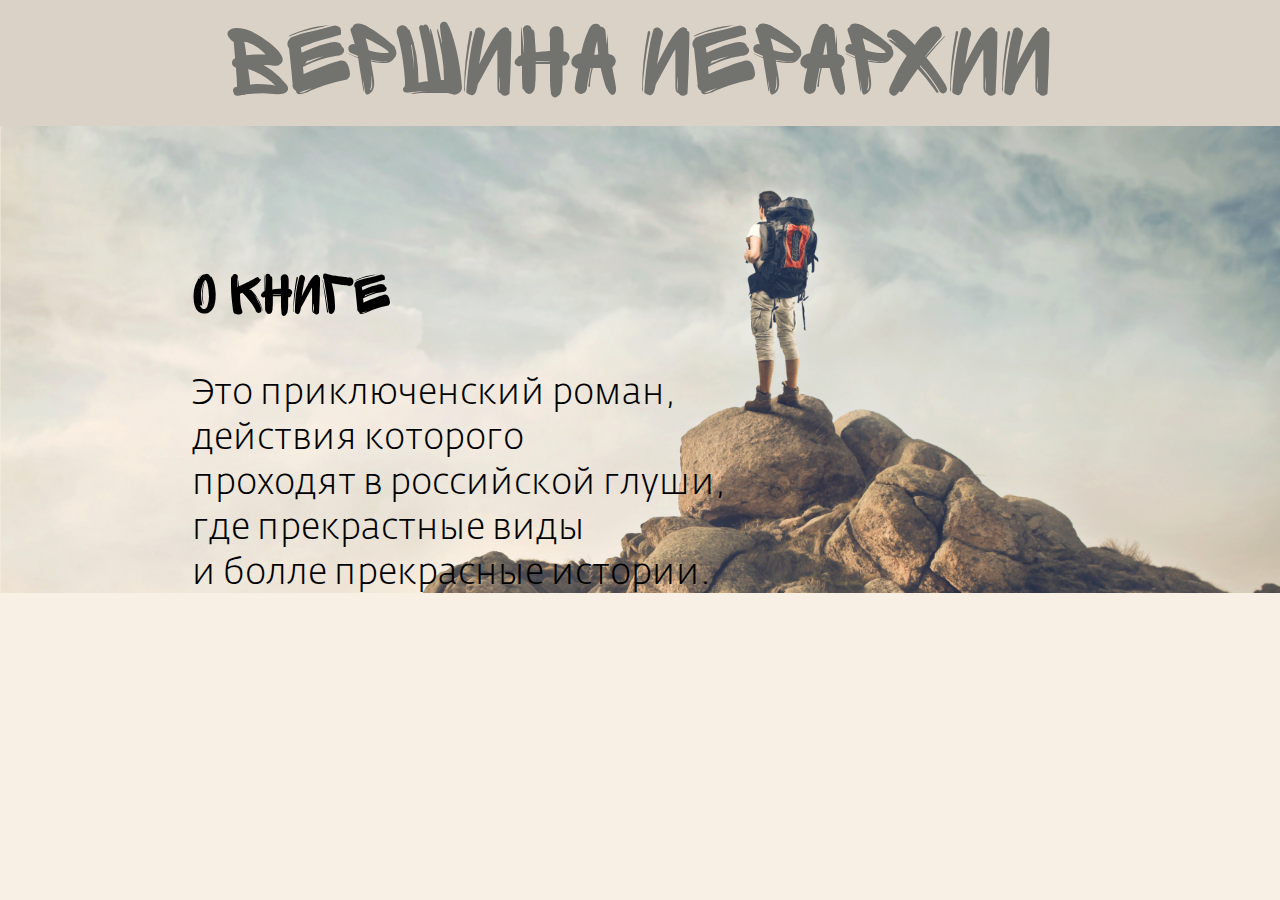
<file: index.html>
<!DOCTYPE html>
<html lang="ru">
<head>
    <meta charset="UTF-8">
    <meta http-equiv="X-UA-Compatible" content="IE=edge">
    <meta name="viewport" content="width=device-width, initial-scale=1.0">
    <title>Вершина иерархии</title>
    <link rel="stylesheet" href="style.css">
</head>

<body>
    <header>
        <a href="index.html">Вершина иерархии</a>
    </header>
    <div class="about">
        <div style="width: 100vw; padding-left: 15vw;">
            <h1>О книге<br></h1>
            <p>Это приключенский роман,<br>действия которого<br>проходят в российской глуши,<br>где прекрастные виды<br>и болле прекрасные истории.</p>
        </div>
        <div>
        </div>
    </div>
</body>
</html>
</file>
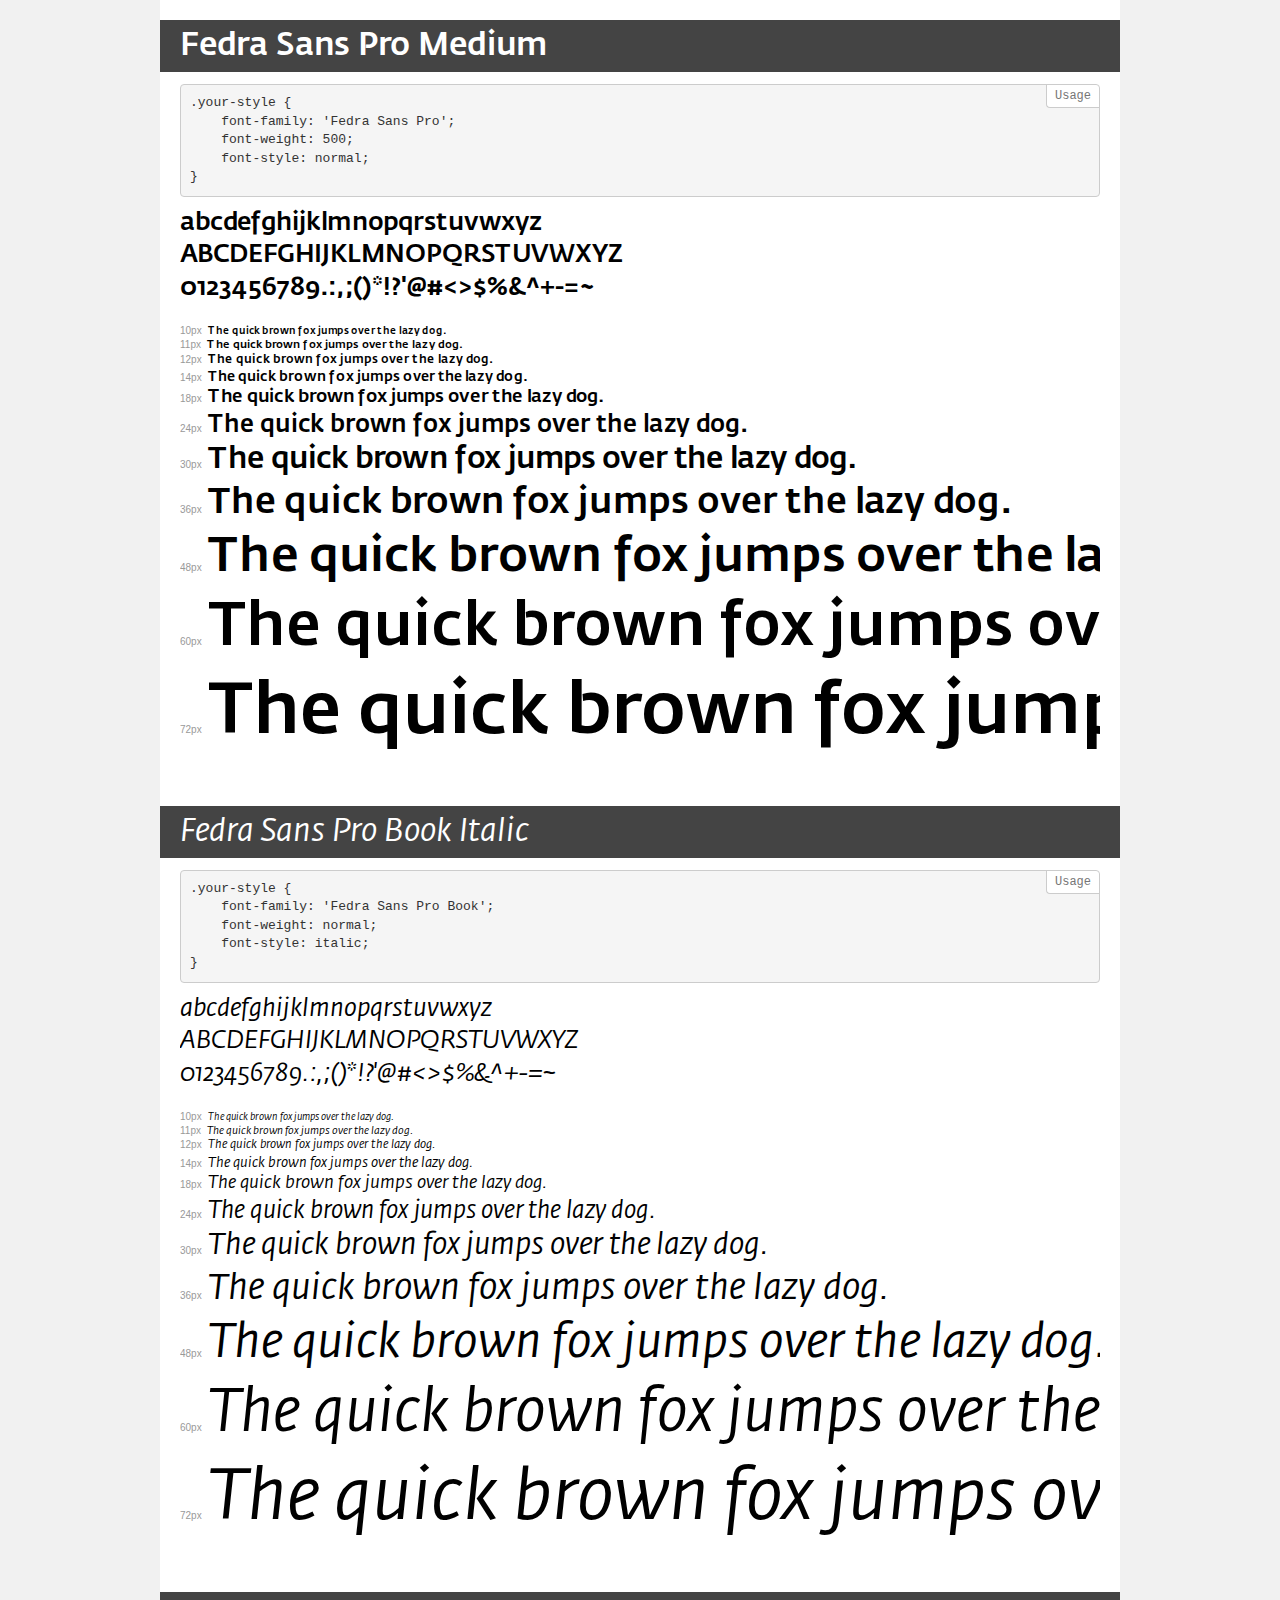
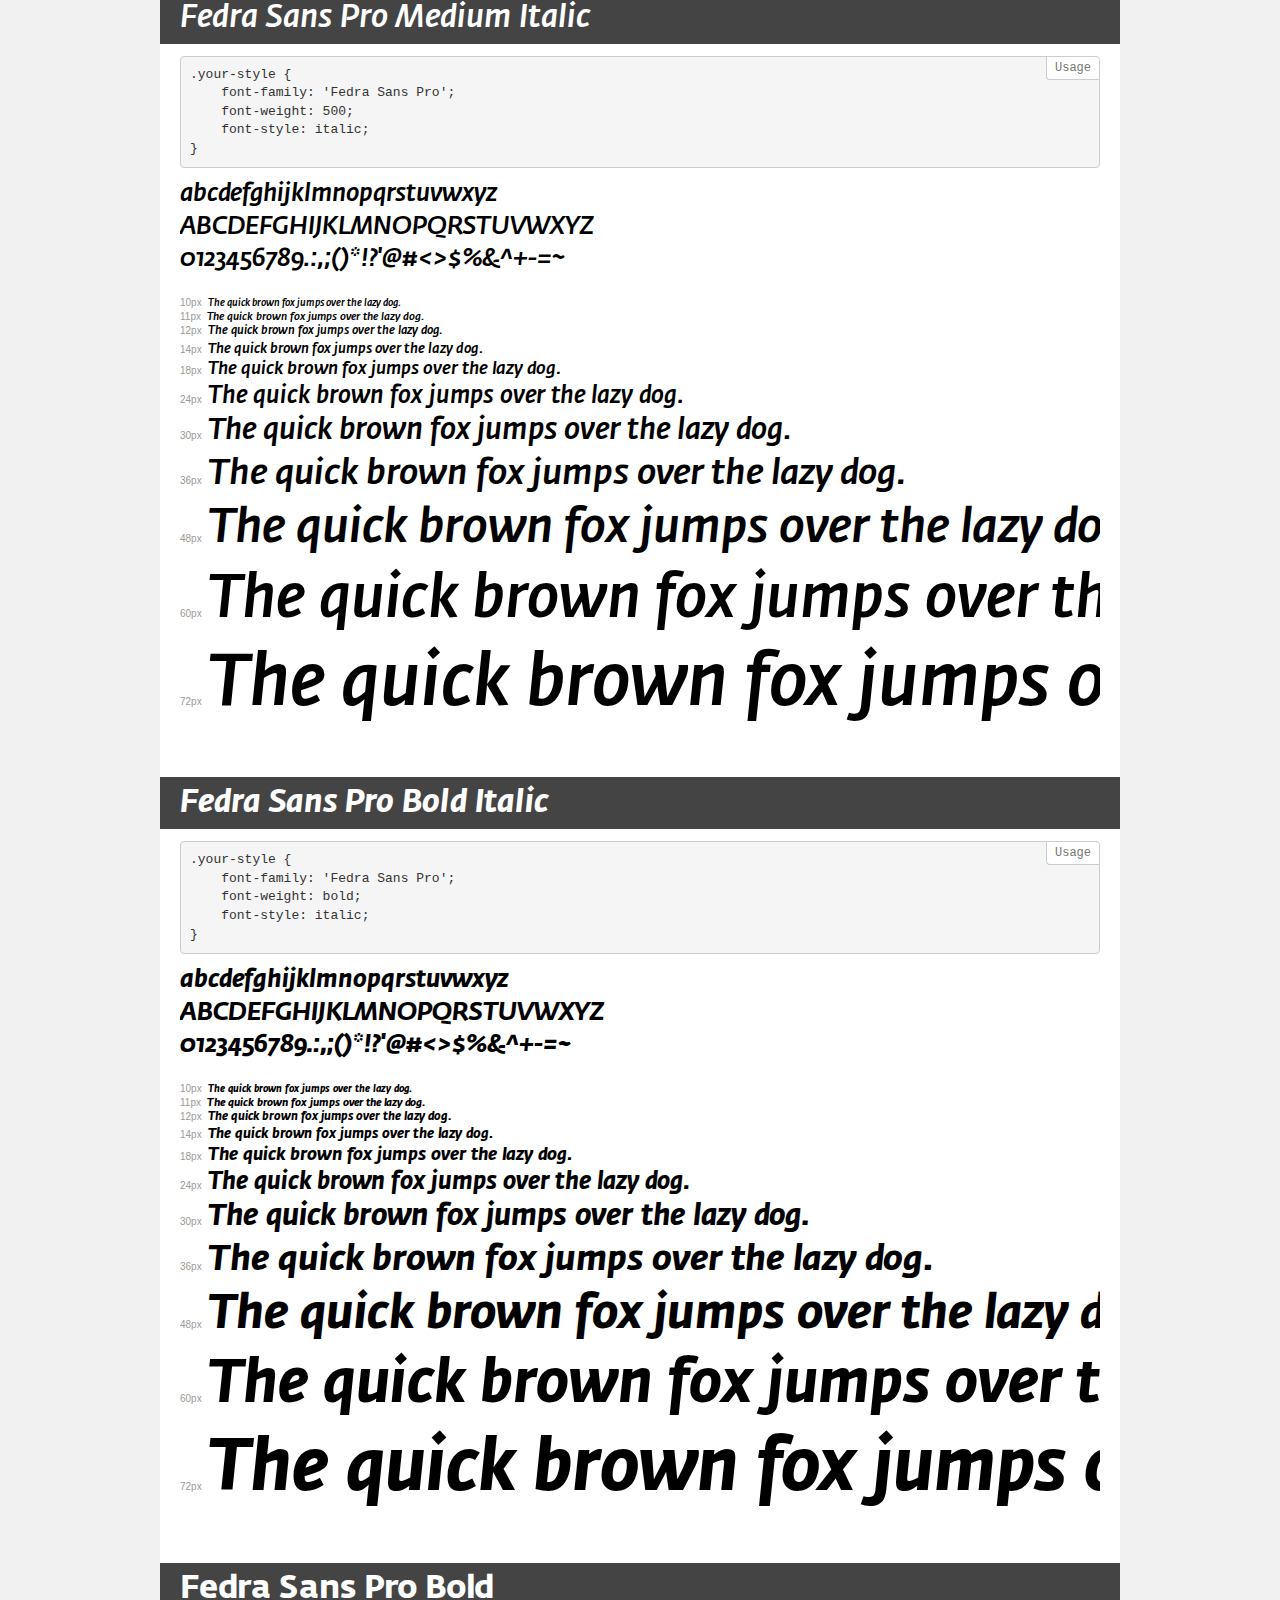
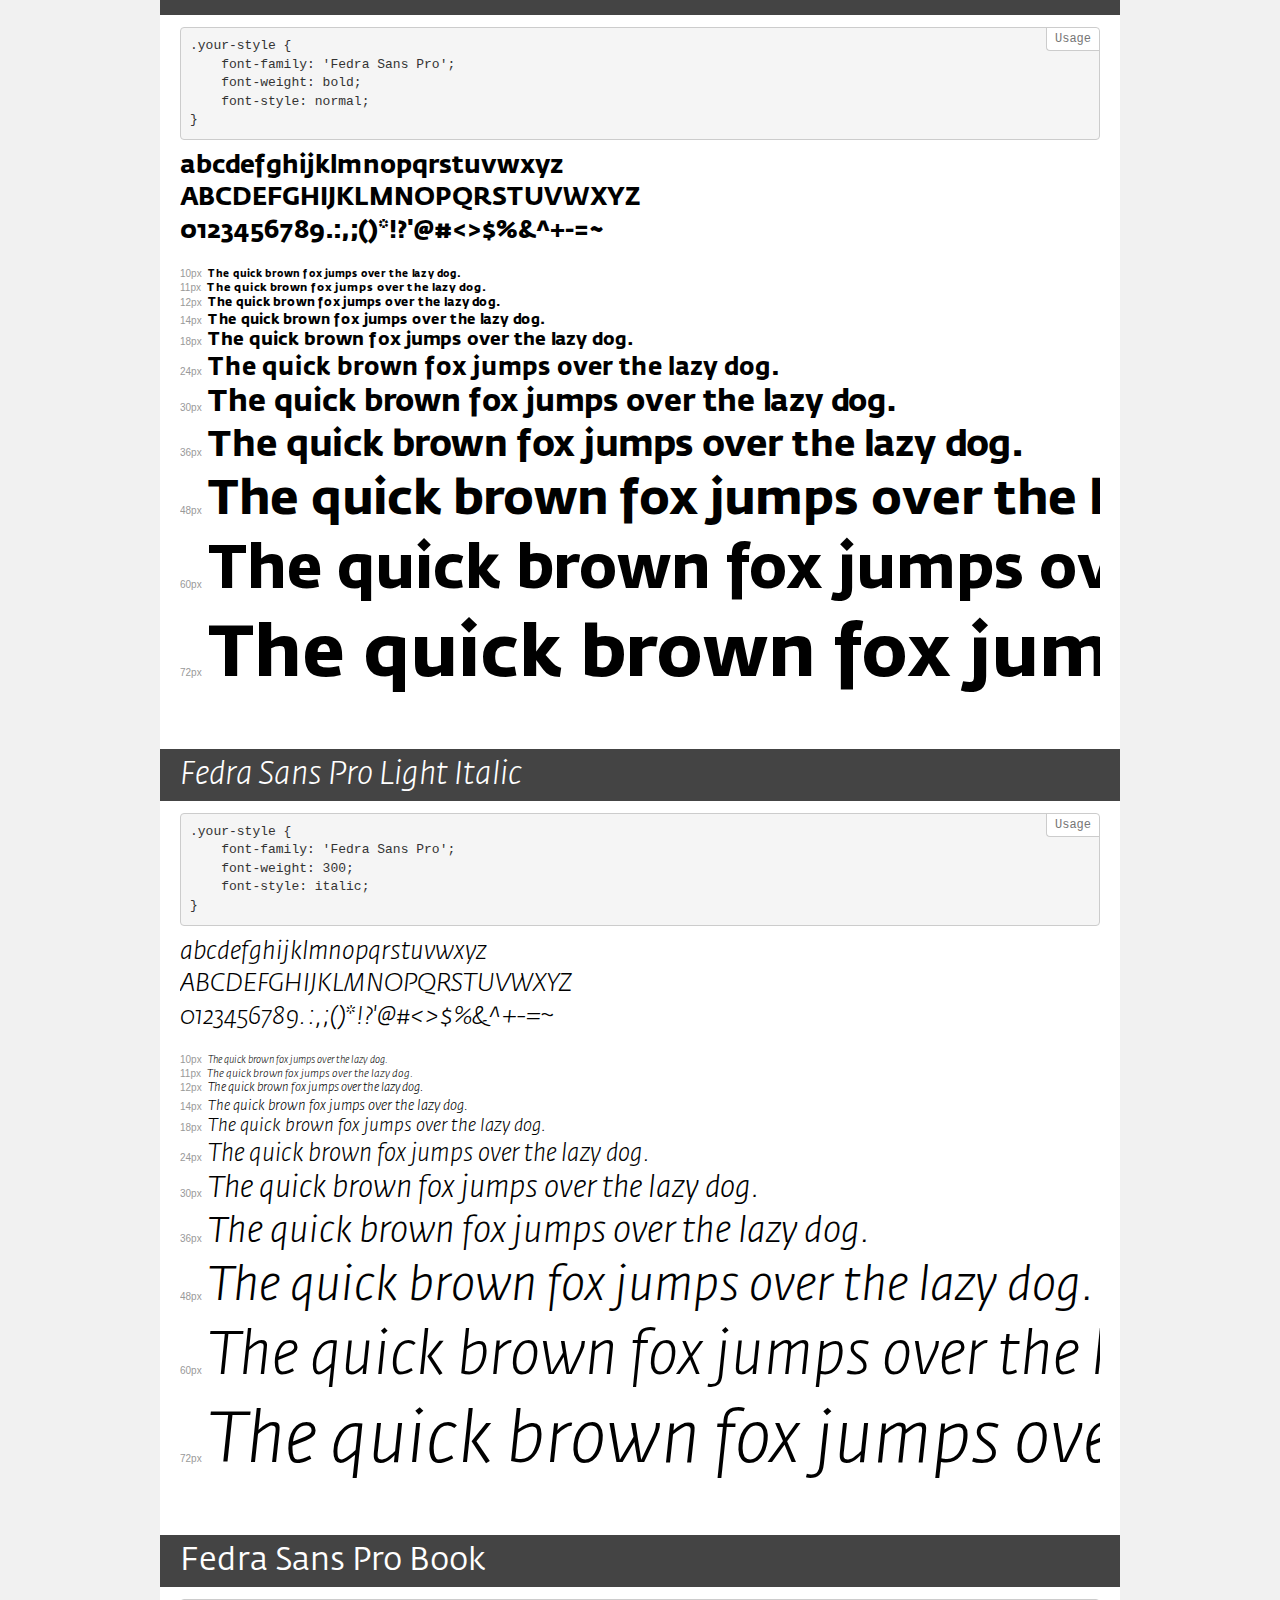
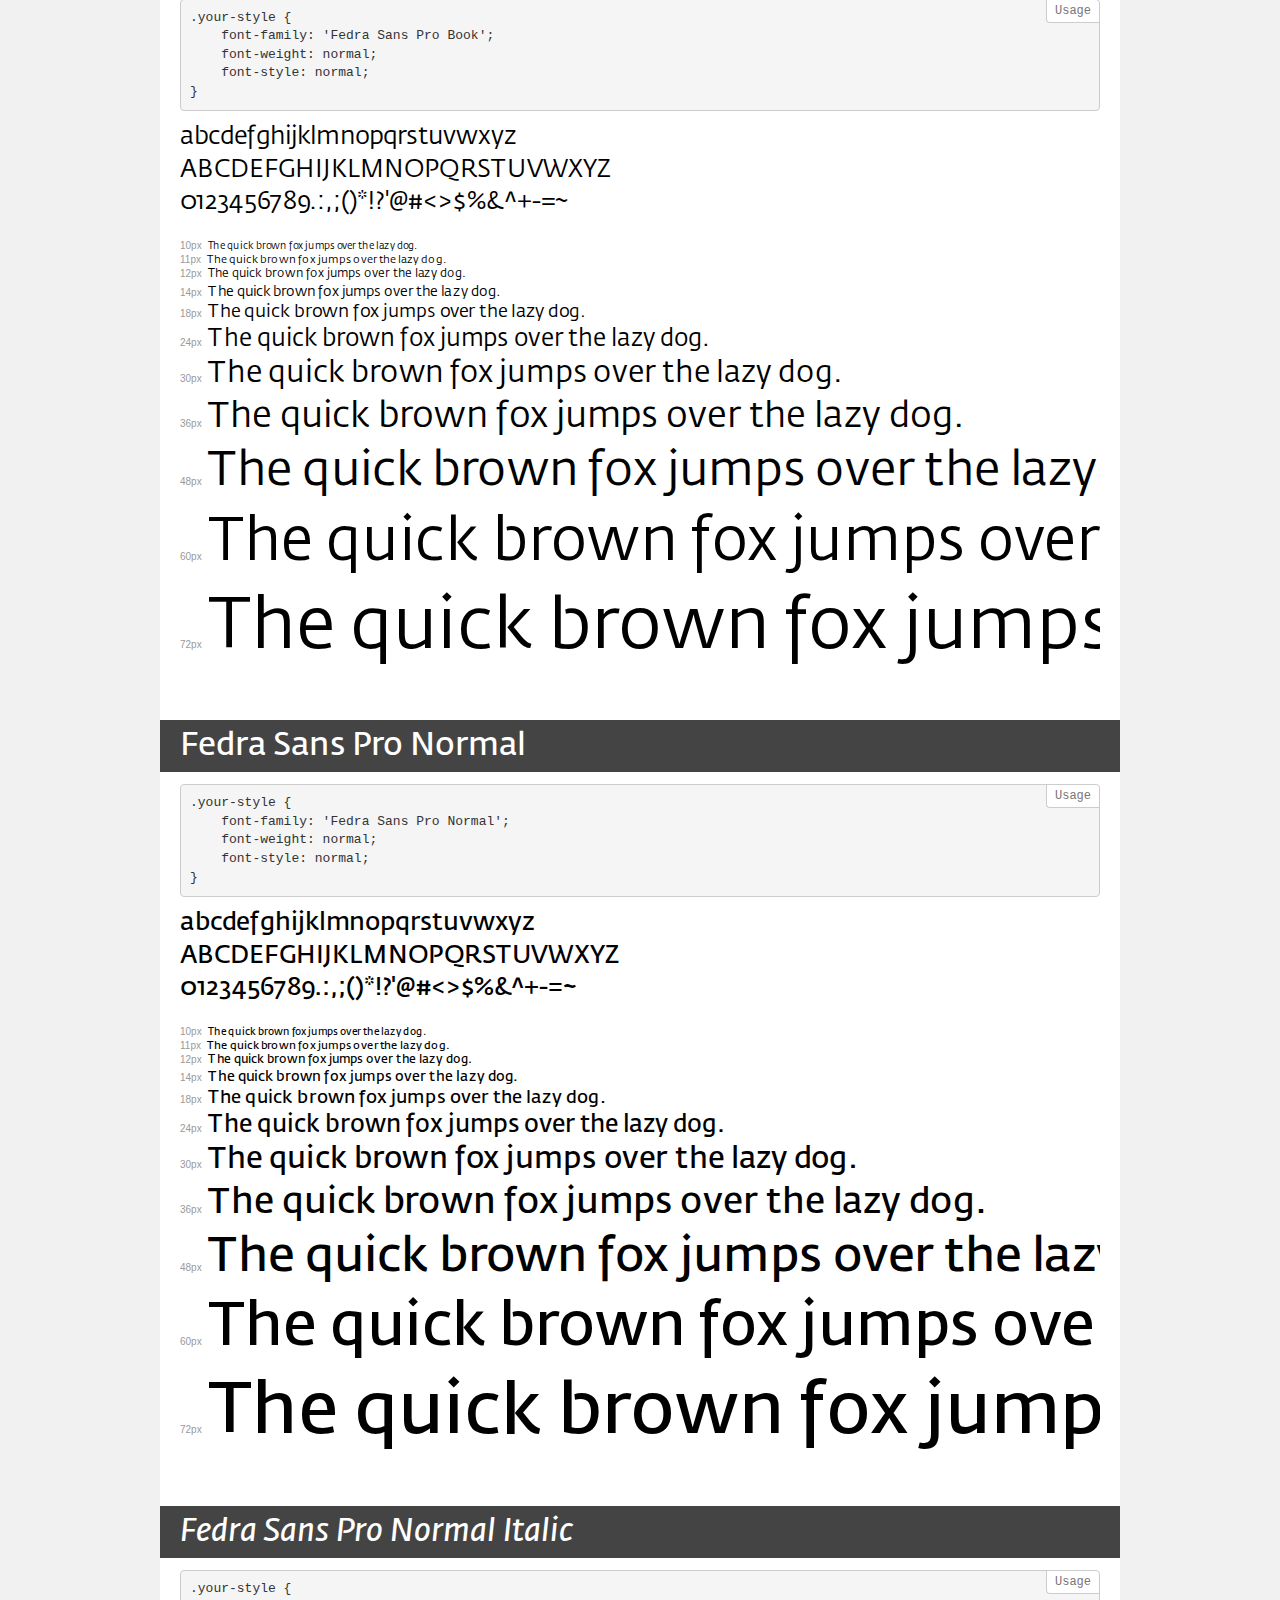
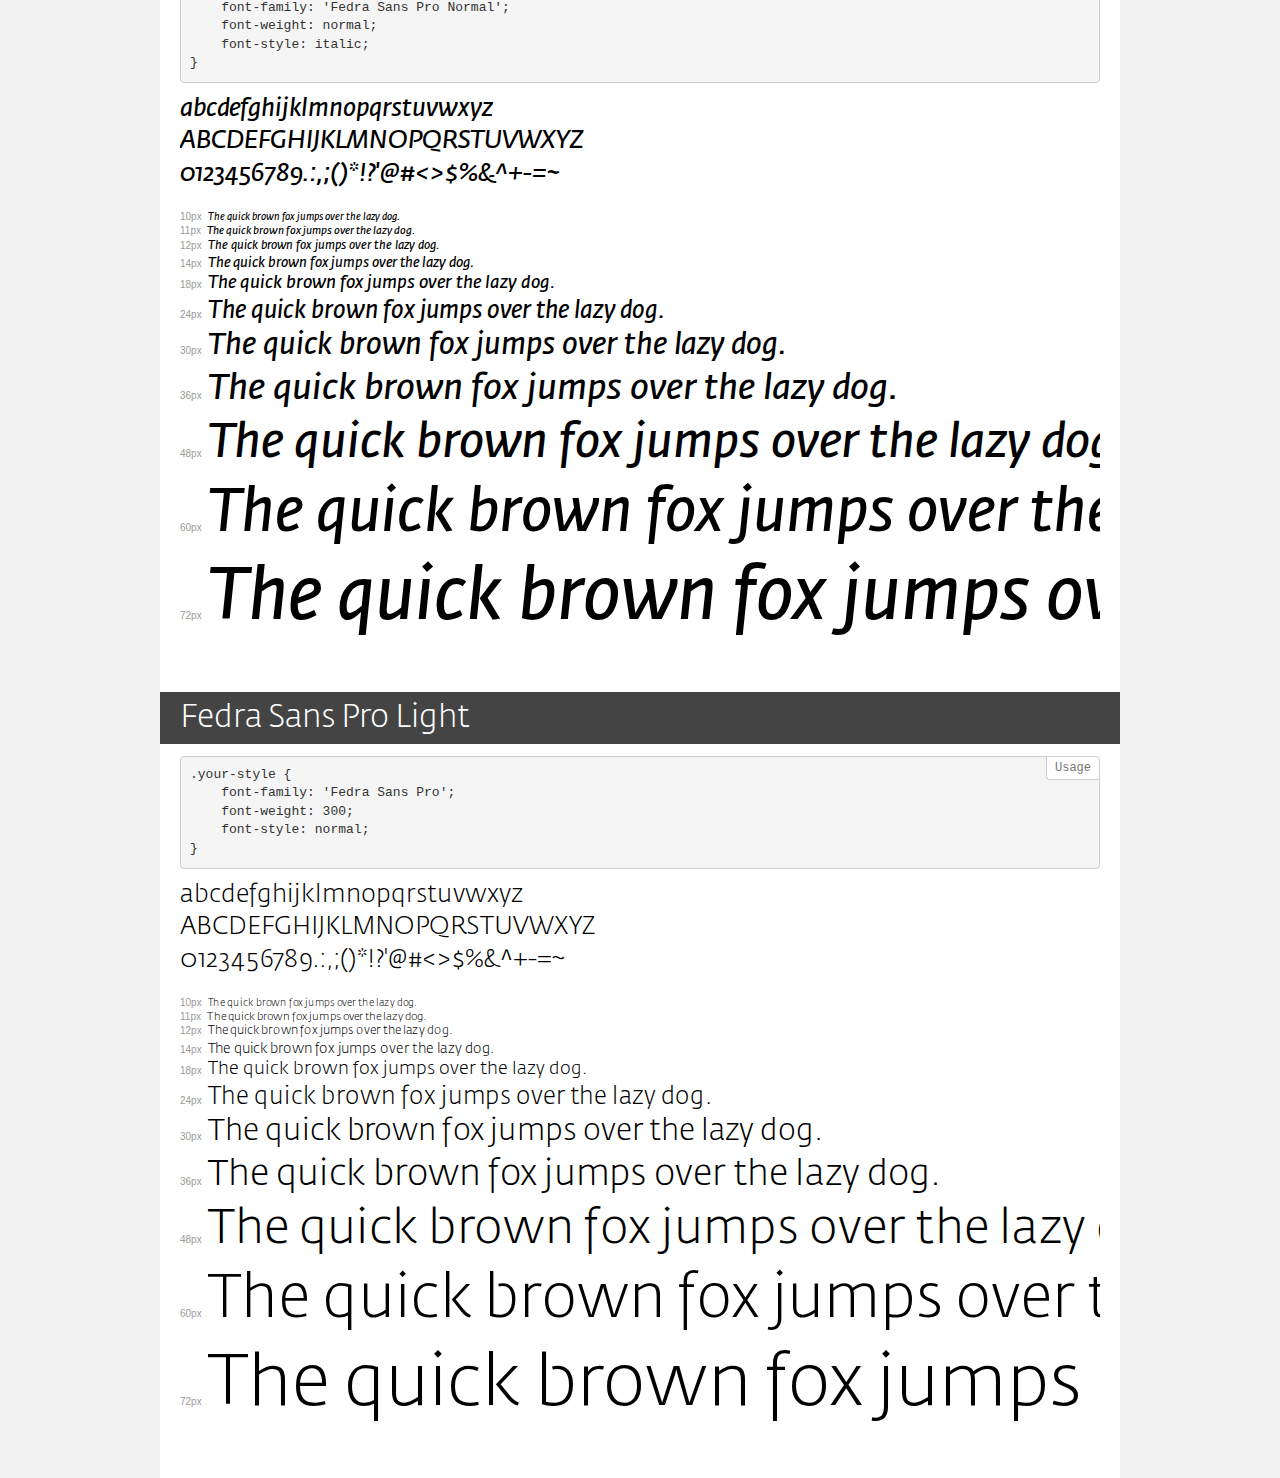
<file: fonts/FedraSans/demo.html>
<!DOCTYPE html>
<html>
<head>
    <meta charset="utf-8">
    <meta http-equiv="X-UA-Compatible" content="IE=edge">
    <meta name="viewport" content="width=device-width, initial-scale=1">
    <meta name="robots" content="noindex, noarchive">
    <meta name="format-detection" content="telephone=no">
    <title>Transfonter demo</title>
    <link href="stylesheet.css" rel="stylesheet">
    <style>
        /*
        http://meyerweb.com/eric/tools/css/reset/
        v2.0 | 20110126
        License: none (public domain)
        */
        html, body, div, span, applet, object, iframe,
        h1, h2, h3, h4, h5, h6, p, blockquote, pre,
        a, abbr, acronym, address, big, cite, code,
        del, dfn, em, img, ins, kbd, q, s, samp,
        small, strike, strong, sub, sup, tt, var,
        b, u, i, center,
        dl, dt, dd, ol, ul, li,
        fieldset, form, label, legend,
        table, caption, tbody, tfoot, thead, tr, th, td,
        article, aside, canvas, details, embed,
        figure, figcaption, footer, header, hgroup,
        menu, nav, output, ruby, section, summary,
        time, mark, audio, video {
            margin: 0;
            padding: 0;
            border: 0;
            font-size: 100%;
            font: inherit;
            vertical-align: baseline;
        }
        /* HTML5 display-role reset for older browsers */
        article, aside, details, figcaption, figure,
        footer, header, hgroup, menu, nav, section {
            display: block;
        }
        body {
            line-height: 1;
        }
        ol, ul {
            list-style: none;
        }
        blockquote, q {
            quotes: none;
        }
        blockquote:before, blockquote:after,
        q:before, q:after {
            content: '';
            content: none;
        }
        table {
            border-collapse: collapse;
            border-spacing: 0;
        }
        /* common styles */
        body {
            background: #f1f1f1;
            color: #000;
        }
        .page {
            background: #fff;
            width: 920px;
            margin: 0 auto;
            padding: 20px 20px 0 20px;
            overflow: hidden;
        }
        .font-container {
            overflow-x: auto;
            overflow-y: hidden;
            margin-bottom: 40px;
            line-height: 1.3;
            white-space: nowrap;
            padding-bottom: 5px;
        }
        h1 {
            position: relative;
            background: #444;
            font-size: 32px;
            color: #fff;
            padding: 10px 20px;
            margin: 0 -20px 12px -20px;
        }
        .letters {
            font-size: 25px;
            margin-bottom: 20px;
        }
        .s10:before {
            content: '10px';
        }
        .s11:before {
            content: '11px';
        }
        .s12:before {
            content: '12px';
        }
        .s14:before {
            content: '14px';
        }
        .s18:before {
            content: '18px';
        }
        .s24:before {
            content: '24px';
        }
        .s30:before {
            content: '30px';
        }
        .s36:before {
            content: '36px';
        }
        .s48:before {
            content: '48px';
        }
        .s60:before {
            content: '60px';
        }
        .s72:before {
            content: '72px';
        }
        .s10:before, .s11:before, .s12:before, .s14:before,
        .s18:before, .s24:before, .s30:before, .s36:before,
        .s48:before, .s60:before, .s72:before {
            font-family: Arial, sans-serif;
            font-size: 10px;
            font-weight: normal;
            font-style: normal;
            color: #999;
            padding-right: 6px;
        }
        pre {
            display: block;
            position: relative;
            padding: 9px;
            margin: 0 0 10px;
            font-family: Monaco, Menlo, Consolas, "Courier New", monospace !important;
            font-size: 13px;
            line-height: 1.428571429;
            color: #333;
            font-weight: normal !important;
            font-style: normal !important;
            background-color: #f5f5f5;
            border: 1px solid #ccc;
            overflow-x: auto;
            border-radius: 4px;
        }
        pre:after {
            display: block;
            position: absolute;
            right: 0;
            top: 0;
            content: 'Usage';
            line-height: 1;
            padding: 5px 8px;
            font-size: 12px;
            color: #767676;
            background-color: #fff;
            border: 1px solid #ccc;
            border-right: none;
            border-top: none;
            border-radius: 0 4px 0 4px;
            z-index: 10;
        }
        /* responsive */
        @media (max-width: 959px) {
            .page {
                width: auto;
                margin: 0;
            }
        }
    </style>
</head>
<body>
<div class="page">
    <div class="demo" style="font-family: 'Fedra Sans Pro'; font-weight: 500; font-style: normal;">
        <h1>Fedra Sans Pro Medium</h1>
        <pre>.your-style {
    font-family: 'Fedra Sans Pro';
    font-weight: 500;
    font-style: normal;
}</pre>
        <div class="font-container">
            <p class="letters">
                abcdefghijklmnopqrstuvwxyz<br>
ABCDEFGHIJKLMNOPQRSTUVWXYZ<br>
                0123456789.:,;()*!?'@#<>$%&^+-=~
            </p>
            <p class="s10" style="font-size: 10px;">The quick brown fox jumps over the lazy dog.</p>
            <p class="s11" style="font-size: 11px;">The quick brown fox jumps over the lazy dog.</p>
            <p class="s12" style="font-size: 12px;">The quick brown fox jumps over the lazy dog.</p>
            <p class="s14" style="font-size: 14px;">The quick brown fox jumps over the lazy dog.</p>
            <p class="s18" style="font-size: 18px;">The quick brown fox jumps over the lazy dog.</p>
            <p class="s24" style="font-size: 24px;">The quick brown fox jumps over the lazy dog.</p>
            <p class="s30" style="font-size: 30px;">The quick brown fox jumps over the lazy dog.</p>
            <p class="s36" style="font-size: 36px;">The quick brown fox jumps over the lazy dog.</p>
            <p class="s48" style="font-size: 48px;">The quick brown fox jumps over the lazy dog.</p>
            <p class="s60" style="font-size: 60px;">The quick brown fox jumps over the lazy dog.</p>
            <p class="s72" style="font-size: 72px;">The quick brown fox jumps over the lazy dog.</p>
        </div>
    </div>
    <div class="demo" style="font-family: 'Fedra Sans Pro Book'; font-weight: normal; font-style: italic;">
        <h1>Fedra Sans Pro Book Italic</h1>
        <pre>.your-style {
    font-family: 'Fedra Sans Pro Book';
    font-weight: normal;
    font-style: italic;
}</pre>
        <div class="font-container">
            <p class="letters">
                abcdefghijklmnopqrstuvwxyz<br>
ABCDEFGHIJKLMNOPQRSTUVWXYZ<br>
                0123456789.:,;()*!?'@#<>$%&^+-=~
            </p>
            <p class="s10" style="font-size: 10px;">The quick brown fox jumps over the lazy dog.</p>
            <p class="s11" style="font-size: 11px;">The quick brown fox jumps over the lazy dog.</p>
            <p class="s12" style="font-size: 12px;">The quick brown fox jumps over the lazy dog.</p>
            <p class="s14" style="font-size: 14px;">The quick brown fox jumps over the lazy dog.</p>
            <p class="s18" style="font-size: 18px;">The quick brown fox jumps over the lazy dog.</p>
            <p class="s24" style="font-size: 24px;">The quick brown fox jumps over the lazy dog.</p>
            <p class="s30" style="font-size: 30px;">The quick brown fox jumps over the lazy dog.</p>
            <p class="s36" style="font-size: 36px;">The quick brown fox jumps over the lazy dog.</p>
            <p class="s48" style="font-size: 48px;">The quick brown fox jumps over the lazy dog.</p>
            <p class="s60" style="font-size: 60px;">The quick brown fox jumps over the lazy dog.</p>
            <p class="s72" style="font-size: 72px;">The quick brown fox jumps over the lazy dog.</p>
        </div>
    </div>
    <div class="demo" style="font-family: 'Fedra Sans Pro'; font-weight: 500; font-style: italic;">
        <h1>Fedra Sans Pro Medium Italic</h1>
        <pre>.your-style {
    font-family: 'Fedra Sans Pro';
    font-weight: 500;
    font-style: italic;
}</pre>
        <div class="font-container">
            <p class="letters">
                abcdefghijklmnopqrstuvwxyz<br>
ABCDEFGHIJKLMNOPQRSTUVWXYZ<br>
                0123456789.:,;()*!?'@#<>$%&^+-=~
            </p>
            <p class="s10" style="font-size: 10px;">The quick brown fox jumps over the lazy dog.</p>
            <p class="s11" style="font-size: 11px;">The quick brown fox jumps over the lazy dog.</p>
            <p class="s12" style="font-size: 12px;">The quick brown fox jumps over the lazy dog.</p>
            <p class="s14" style="font-size: 14px;">The quick brown fox jumps over the lazy dog.</p>
            <p class="s18" style="font-size: 18px;">The quick brown fox jumps over the lazy dog.</p>
            <p class="s24" style="font-size: 24px;">The quick brown fox jumps over the lazy dog.</p>
            <p class="s30" style="font-size: 30px;">The quick brown fox jumps over the lazy dog.</p>
            <p class="s36" style="font-size: 36px;">The quick brown fox jumps over the lazy dog.</p>
            <p class="s48" style="font-size: 48px;">The quick brown fox jumps over the lazy dog.</p>
            <p class="s60" style="font-size: 60px;">The quick brown fox jumps over the lazy dog.</p>
            <p class="s72" style="font-size: 72px;">The quick brown fox jumps over the lazy dog.</p>
        </div>
    </div>
    <div class="demo" style="font-family: 'Fedra Sans Pro'; font-weight: bold; font-style: italic;">
        <h1>Fedra Sans Pro Bold Italic</h1>
        <pre>.your-style {
    font-family: 'Fedra Sans Pro';
    font-weight: bold;
    font-style: italic;
}</pre>
        <div class="font-container">
            <p class="letters">
                abcdefghijklmnopqrstuvwxyz<br>
ABCDEFGHIJKLMNOPQRSTUVWXYZ<br>
                0123456789.:,;()*!?'@#<>$%&^+-=~
            </p>
            <p class="s10" style="font-size: 10px;">The quick brown fox jumps over the lazy dog.</p>
            <p class="s11" style="font-size: 11px;">The quick brown fox jumps over the lazy dog.</p>
            <p class="s12" style="font-size: 12px;">The quick brown fox jumps over the lazy dog.</p>
            <p class="s14" style="font-size: 14px;">The quick brown fox jumps over the lazy dog.</p>
            <p class="s18" style="font-size: 18px;">The quick brown fox jumps over the lazy dog.</p>
            <p class="s24" style="font-size: 24px;">The quick brown fox jumps over the lazy dog.</p>
            <p class="s30" style="font-size: 30px;">The quick brown fox jumps over the lazy dog.</p>
            <p class="s36" style="font-size: 36px;">The quick brown fox jumps over the lazy dog.</p>
            <p class="s48" style="font-size: 48px;">The quick brown fox jumps over the lazy dog.</p>
            <p class="s60" style="font-size: 60px;">The quick brown fox jumps over the lazy dog.</p>
            <p class="s72" style="font-size: 72px;">The quick brown fox jumps over the lazy dog.</p>
        </div>
    </div>
    <div class="demo" style="font-family: 'Fedra Sans Pro'; font-weight: bold; font-style: normal;">
        <h1>Fedra Sans Pro Bold</h1>
        <pre>.your-style {
    font-family: 'Fedra Sans Pro';
    font-weight: bold;
    font-style: normal;
}</pre>
        <div class="font-container">
            <p class="letters">
                abcdefghijklmnopqrstuvwxyz<br>
ABCDEFGHIJKLMNOPQRSTUVWXYZ<br>
                0123456789.:,;()*!?'@#<>$%&^+-=~
            </p>
            <p class="s10" style="font-size: 10px;">The quick brown fox jumps over the lazy dog.</p>
            <p class="s11" style="font-size: 11px;">The quick brown fox jumps over the lazy dog.</p>
            <p class="s12" style="font-size: 12px;">The quick brown fox jumps over the lazy dog.</p>
            <p class="s14" style="font-size: 14px;">The quick brown fox jumps over the lazy dog.</p>
            <p class="s18" style="font-size: 18px;">The quick brown fox jumps over the lazy dog.</p>
            <p class="s24" style="font-size: 24px;">The quick brown fox jumps over the lazy dog.</p>
            <p class="s30" style="font-size: 30px;">The quick brown fox jumps over the lazy dog.</p>
            <p class="s36" style="font-size: 36px;">The quick brown fox jumps over the lazy dog.</p>
            <p class="s48" style="font-size: 48px;">The quick brown fox jumps over the lazy dog.</p>
            <p class="s60" style="font-size: 60px;">The quick brown fox jumps over the lazy dog.</p>
            <p class="s72" style="font-size: 72px;">The quick brown fox jumps over the lazy dog.</p>
        </div>
    </div>
    <div class="demo" style="font-family: 'Fedra Sans Pro'; font-weight: 300; font-style: italic;">
        <h1>Fedra Sans Pro Light Italic</h1>
        <pre>.your-style {
    font-family: 'Fedra Sans Pro';
    font-weight: 300;
    font-style: italic;
}</pre>
        <div class="font-container">
            <p class="letters">
                abcdefghijklmnopqrstuvwxyz<br>
ABCDEFGHIJKLMNOPQRSTUVWXYZ<br>
                0123456789.:,;()*!?'@#<>$%&^+-=~
            </p>
            <p class="s10" style="font-size: 10px;">The quick brown fox jumps over the lazy dog.</p>
            <p class="s11" style="font-size: 11px;">The quick brown fox jumps over the lazy dog.</p>
            <p class="s12" style="font-size: 12px;">The quick brown fox jumps over the lazy dog.</p>
            <p class="s14" style="font-size: 14px;">The quick brown fox jumps over the lazy dog.</p>
            <p class="s18" style="font-size: 18px;">The quick brown fox jumps over the lazy dog.</p>
            <p class="s24" style="font-size: 24px;">The quick brown fox jumps over the lazy dog.</p>
            <p class="s30" style="font-size: 30px;">The quick brown fox jumps over the lazy dog.</p>
            <p class="s36" style="font-size: 36px;">The quick brown fox jumps over the lazy dog.</p>
            <p class="s48" style="font-size: 48px;">The quick brown fox jumps over the lazy dog.</p>
            <p class="s60" style="font-size: 60px;">The quick brown fox jumps over the lazy dog.</p>
            <p class="s72" style="font-size: 72px;">The quick brown fox jumps over the lazy dog.</p>
        </div>
    </div>
    <div class="demo" style="font-family: 'Fedra Sans Pro Book'; font-weight: normal; font-style: normal;">
        <h1>Fedra Sans Pro Book</h1>
        <pre>.your-style {
    font-family: 'Fedra Sans Pro Book';
    font-weight: normal;
    font-style: normal;
}</pre>
        <div class="font-container">
            <p class="letters">
                abcdefghijklmnopqrstuvwxyz<br>
ABCDEFGHIJKLMNOPQRSTUVWXYZ<br>
                0123456789.:,;()*!?'@#<>$%&^+-=~
            </p>
            <p class="s10" style="font-size: 10px;">The quick brown fox jumps over the lazy dog.</p>
            <p class="s11" style="font-size: 11px;">The quick brown fox jumps over the lazy dog.</p>
            <p class="s12" style="font-size: 12px;">The quick brown fox jumps over the lazy dog.</p>
            <p class="s14" style="font-size: 14px;">The quick brown fox jumps over the lazy dog.</p>
            <p class="s18" style="font-size: 18px;">The quick brown fox jumps over the lazy dog.</p>
            <p class="s24" style="font-size: 24px;">The quick brown fox jumps over the lazy dog.</p>
            <p class="s30" style="font-size: 30px;">The quick brown fox jumps over the lazy dog.</p>
            <p class="s36" style="font-size: 36px;">The quick brown fox jumps over the lazy dog.</p>
            <p class="s48" style="font-size: 48px;">The quick brown fox jumps over the lazy dog.</p>
            <p class="s60" style="font-size: 60px;">The quick brown fox jumps over the lazy dog.</p>
            <p class="s72" style="font-size: 72px;">The quick brown fox jumps over the lazy dog.</p>
        </div>
    </div>
    <div class="demo" style="font-family: 'Fedra Sans Pro Normal'; font-weight: normal; font-style: normal;">
        <h1>Fedra Sans Pro Normal</h1>
        <pre>.your-style {
    font-family: 'Fedra Sans Pro Normal';
    font-weight: normal;
    font-style: normal;
}</pre>
        <div class="font-container">
            <p class="letters">
                abcdefghijklmnopqrstuvwxyz<br>
ABCDEFGHIJKLMNOPQRSTUVWXYZ<br>
                0123456789.:,;()*!?'@#<>$%&^+-=~
            </p>
            <p class="s10" style="font-size: 10px;">The quick brown fox jumps over the lazy dog.</p>
            <p class="s11" style="font-size: 11px;">The quick brown fox jumps over the lazy dog.</p>
            <p class="s12" style="font-size: 12px;">The quick brown fox jumps over the lazy dog.</p>
            <p class="s14" style="font-size: 14px;">The quick brown fox jumps over the lazy dog.</p>
            <p class="s18" style="font-size: 18px;">The quick brown fox jumps over the lazy dog.</p>
            <p class="s24" style="font-size: 24px;">The quick brown fox jumps over the lazy dog.</p>
            <p class="s30" style="font-size: 30px;">The quick brown fox jumps over the lazy dog.</p>
            <p class="s36" style="font-size: 36px;">The quick brown fox jumps over the lazy dog.</p>
            <p class="s48" style="font-size: 48px;">The quick brown fox jumps over the lazy dog.</p>
            <p class="s60" style="font-size: 60px;">The quick brown fox jumps over the lazy dog.</p>
            <p class="s72" style="font-size: 72px;">The quick brown fox jumps over the lazy dog.</p>
        </div>
    </div>
    <div class="demo" style="font-family: 'Fedra Sans Pro Normal'; font-weight: normal; font-style: italic;">
        <h1>Fedra Sans Pro Normal Italic</h1>
        <pre>.your-style {
    font-family: 'Fedra Sans Pro Normal';
    font-weight: normal;
    font-style: italic;
}</pre>
        <div class="font-container">
            <p class="letters">
                abcdefghijklmnopqrstuvwxyz<br>
ABCDEFGHIJKLMNOPQRSTUVWXYZ<br>
                0123456789.:,;()*!?'@#<>$%&^+-=~
            </p>
            <p class="s10" style="font-size: 10px;">The quick brown fox jumps over the lazy dog.</p>
            <p class="s11" style="font-size: 11px;">The quick brown fox jumps over the lazy dog.</p>
            <p class="s12" style="font-size: 12px;">The quick brown fox jumps over the lazy dog.</p>
            <p class="s14" style="font-size: 14px;">The quick brown fox jumps over the lazy dog.</p>
            <p class="s18" style="font-size: 18px;">The quick brown fox jumps over the lazy dog.</p>
            <p class="s24" style="font-size: 24px;">The quick brown fox jumps over the lazy dog.</p>
            <p class="s30" style="font-size: 30px;">The quick brown fox jumps over the lazy dog.</p>
            <p class="s36" style="font-size: 36px;">The quick brown fox jumps over the lazy dog.</p>
            <p class="s48" style="font-size: 48px;">The quick brown fox jumps over the lazy dog.</p>
            <p class="s60" style="font-size: 60px;">The quick brown fox jumps over the lazy dog.</p>
            <p class="s72" style="font-size: 72px;">The quick brown fox jumps over the lazy dog.</p>
        </div>
    </div>
    <div class="demo" style="font-family: 'Fedra Sans Pro'; font-weight: 300; font-style: normal;">
        <h1>Fedra Sans Pro Light</h1>
        <pre>.your-style {
    font-family: 'Fedra Sans Pro';
    font-weight: 300;
    font-style: normal;
}</pre>
        <div class="font-container">
            <p class="letters">
                abcdefghijklmnopqrstuvwxyz<br>
ABCDEFGHIJKLMNOPQRSTUVWXYZ<br>
                0123456789.:,;()*!?'@#<>$%&^+-=~
            </p>
            <p class="s10" style="font-size: 10px;">The quick brown fox jumps over the lazy dog.</p>
            <p class="s11" style="font-size: 11px;">The quick brown fox jumps over the lazy dog.</p>
            <p class="s12" style="font-size: 12px;">The quick brown fox jumps over the lazy dog.</p>
            <p class="s14" style="font-size: 14px;">The quick brown fox jumps over the lazy dog.</p>
            <p class="s18" style="font-size: 18px;">The quick brown fox jumps over the lazy dog.</p>
            <p class="s24" style="font-size: 24px;">The quick brown fox jumps over the lazy dog.</p>
            <p class="s30" style="font-size: 30px;">The quick brown fox jumps over the lazy dog.</p>
            <p class="s36" style="font-size: 36px;">The quick brown fox jumps over the lazy dog.</p>
            <p class="s48" style="font-size: 48px;">The quick brown fox jumps over the lazy dog.</p>
            <p class="s60" style="font-size: 60px;">The quick brown fox jumps over the lazy dog.</p>
            <p class="s72" style="font-size: 72px;">The quick brown fox jumps over the lazy dog.</p>
        </div>
    </div>
</div>
</body>
</html>
</file>
<file: style.css>
@import url("fonts\\SpriteGraffiti\\style.css");
@import url("fonts\\FedraSans\\stylesheet.css");

body{
   background-color: rgba(221, 180, 121, .2);
   margin: 0;
}
header{
	background: #DAD2C6;
    margin: 0;
    display: flex;
    align-items: center;
    justify-content: center;
    text-align: center;
}

header a{
    color: #72726E;
    text-align: center;
    font-family: 'Sprite Graffiti';
    font-style: normal;
    font-weight: 400;
    font-size: 105px;
    text-decoration: none;
    -moz-user-select: none;
    -khtml-user-select: none;
    -webkit-user-select: none;
    user-select: none;
}

header a:active{
    color: #72726E;
    opacity: .8 ;
}

.about{
    background-image: url("img/game.jpg");
    background-size: contain;
    background-repeat: no-repeat;
    font-family: 'Fedra Sans Pro';
    font-weight: 300;
    font-style: normal;
    font-size: 36px;
    margin: 0;
    display: flex;
    width: 100%;
    height: 600px;
    align-items: center;
}

.about h1{
    font-family: 'Sprite Graffiti';
    font-style: normal;
    font-weight: 400;
    font-size: 60px;
}

@media (max-width: 850px){
    header a{
        font-size: 50px;
    }
    .about h1{
        font-size: 30px;
    }
    .about{
        padding-left: 0;
        height: 350px;
        font-size: 18px;
    }
}
</file>
<file: fonts/FedraSans/stylesheet.css>
@font-face {
    font-family: 'Fedra Sans Pro';
    src: url('FedraSansPro-Medium.eot');
    src: local('Fedra Sans Pro Medium'), local('FedraSansPro-Medium'),
        url('FedraSansPro-Medium.eot?#iefix') format('embedded-opentype'),
        url('FedraSansPro-Medium.woff2') format('woff2'),
        url('FedraSansPro-Medium.woff') format('woff'),
        url('FedraSansPro-Medium.ttf') format('truetype');
    font-weight: 500;
    font-style: normal;
}

@font-face {
    font-family: 'Fedra Sans Pro Book';
    src: url('FedraSansPro-BookItalic.eot');
    src: local('Fedra Sans Pro Book Italic'), local('FedraSansPro-BookItalic'),
        url('FedraSansPro-BookItalic.eot?#iefix') format('embedded-opentype'),
        url('FedraSansPro-BookItalic.woff2') format('woff2'),
        url('FedraSansPro-BookItalic.woff') format('woff'),
        url('FedraSansPro-BookItalic.ttf') format('truetype');
    font-weight: normal;
    font-style: italic;
}

@font-face {
    font-family: 'Fedra Sans Pro';
    src: url('FedraSansPro-MediumItalic.eot');
    src: local('Fedra Sans Pro Medium Italic'), local('FedraSansPro-MediumItalic'),
        url('FedraSansPro-MediumItalic.eot?#iefix') format('embedded-opentype'),
        url('FedraSansPro-MediumItalic.woff2') format('woff2'),
        url('FedraSansPro-MediumItalic.woff') format('woff'),
        url('FedraSansPro-MediumItalic.ttf') format('truetype');
    font-weight: 500;
    font-style: italic;
}

@font-face {
    font-family: 'Fedra Sans Pro';
    src: url('FedraSansPro-BoldItalic.eot');
    src: local('Fedra Sans Pro Bold Italic'), local('FedraSansPro-BoldItalic'),
        url('FedraSansPro-BoldItalic.eot?#iefix') format('embedded-opentype'),
        url('FedraSansPro-BoldItalic.woff2') format('woff2'),
        url('FedraSansPro-BoldItalic.woff') format('woff'),
        url('FedraSansPro-BoldItalic.ttf') format('truetype');
    font-weight: bold;
    font-style: italic;
}

@font-face {
    font-family: 'Fedra Sans Pro';
    src: url('FedraSansPro-Bold.eot');
    src: local('Fedra Sans Pro Bold'), local('FedraSansPro-Bold'),
        url('FedraSansPro-Bold.eot?#iefix') format('embedded-opentype'),
        url('FedraSansPro-Bold.woff2') format('woff2'),
        url('FedraSansPro-Bold.woff') format('woff'),
        url('FedraSansPro-Bold.ttf') format('truetype');
    font-weight: bold;
    font-style: normal;
}

@font-face {
    font-family: 'Fedra Sans Pro';
    src: url('FedraSansPro-LightItalic.eot');
    src: local('Fedra Sans Pro Light Italic'), local('FedraSansPro-LightItalic'),
        url('FedraSansPro-LightItalic.eot?#iefix') format('embedded-opentype'),
        url('FedraSansPro-LightItalic.woff2') format('woff2'),
        url('FedraSansPro-LightItalic.woff') format('woff'),
        url('FedraSansPro-LightItalic.ttf') format('truetype');
    font-weight: 300;
    font-style: italic;
}

@font-face {
    font-family: 'Fedra Sans Pro Book';
    src: url('FedraSansPro-Book.eot');
    src: local('Fedra Sans Pro Book'), local('FedraSansPro-Book'),
        url('FedraSansPro-Book.eot?#iefix') format('embedded-opentype'),
        url('FedraSansPro-Book.woff2') format('woff2'),
        url('FedraSansPro-Book.woff') format('woff'),
        url('FedraSansPro-Book.ttf') format('truetype');
    font-weight: normal;
    font-style: normal;
}

@font-face {
    font-family: 'Fedra Sans Pro Normal';
    src: url('FedraSansPro-Normal.eot');
    src: local('Fedra Sans Pro Normal'), local('FedraSansPro-Normal'),
        url('FedraSansPro-Normal.eot?#iefix') format('embedded-opentype'),
        url('FedraSansPro-Normal.woff2') format('woff2'),
        url('FedraSansPro-Normal.woff') format('woff'),
        url('FedraSansPro-Normal.ttf') format('truetype');
    font-weight: normal;
    font-style: normal;
}

@font-face {
    font-family: 'Fedra Sans Pro Normal';
    src: url('FedraSansPro-NormalItalic.eot');
    src: local('Fedra Sans Pro Normal Italic'), local('FedraSansPro-NormalItalic'),
        url('FedraSansPro-NormalItalic.eot?#iefix') format('embedded-opentype'),
        url('FedraSansPro-NormalItalic.woff2') format('woff2'),
        url('FedraSansPro-NormalItalic.woff') format('woff'),
        url('FedraSansPro-NormalItalic.ttf') format('truetype');
    font-weight: normal;
    font-style: italic;
}

@font-face {
    font-family: 'Fedra Sans Pro';
    src: url('FedraSansPro-Light.eot');
    src: local('Fedra Sans Pro Light'), local('FedraSansPro-Light'),
        url('FedraSansPro-Light.eot?#iefix') format('embedded-opentype'),
        url('FedraSansPro-Light.woff2') format('woff2'),
        url('FedraSansPro-Light.woff') format('woff'),
        url('FedraSansPro-Light.ttf') format('truetype');
    font-weight: 300;
    font-style: normal;
}
</file>
